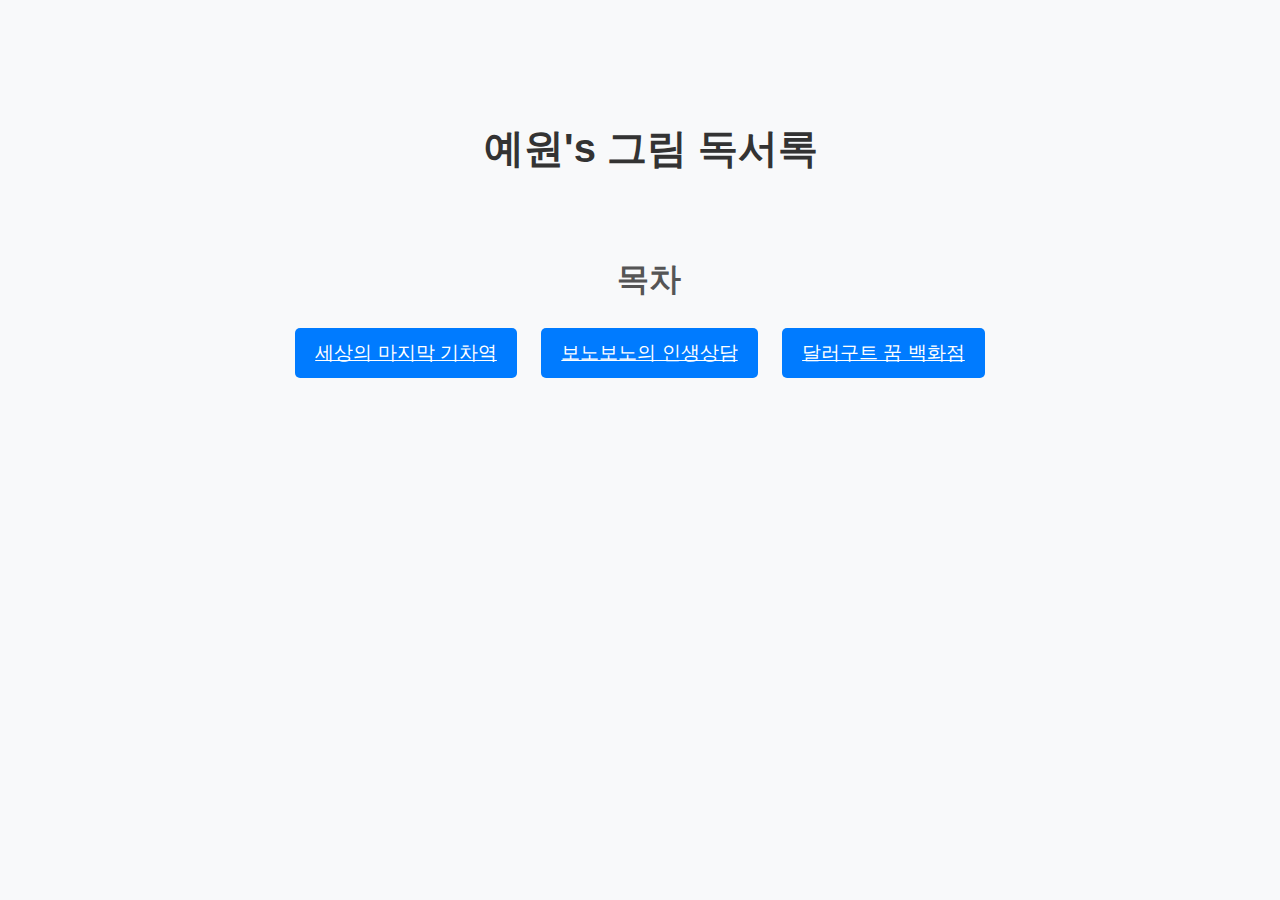
<file: index.html>
<!DOCTYPE html>
<html>
<head>
    <title>My Reading Log</title>
    <link rel="stylesheet" type="text/css" href="styles.css">
</head>
<body>
<br><br>
<h1>&nbsp;&nbsp;예원's 그림 독서록</h1>
<br><br>
<h2>&nbsp;&nbsp;목차</h2>
<p></p>
<!-- 하이퍼링크를 버튼처럼 스타일링 -->
<p>
    <a href="laststation.html" class="button">세상의 마지막 기차역</a>
    <a href="bonobono.html" class="button">보노보노의 인생상담</a>
    <a href="dreamstore.html" class="button">달러구트 꿈 백화점</a>
</p>
</body>
</html>
</file>
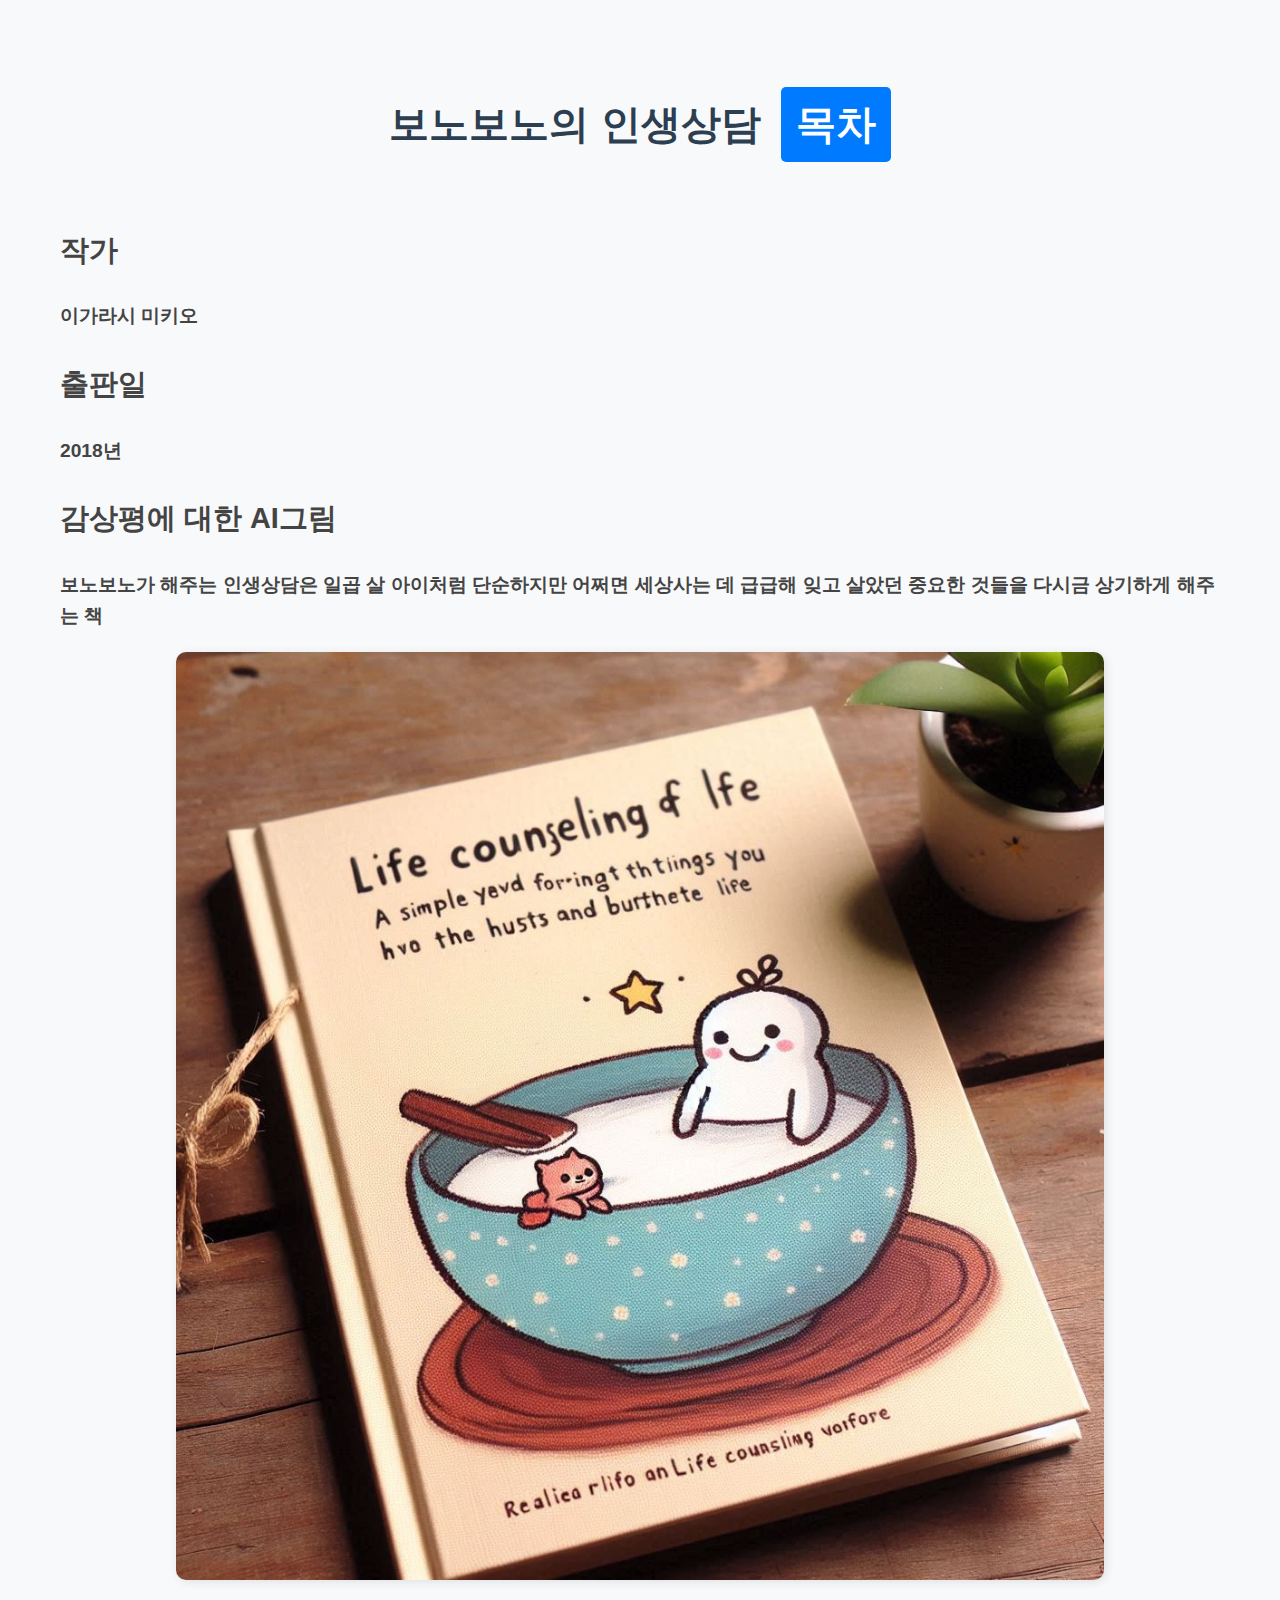
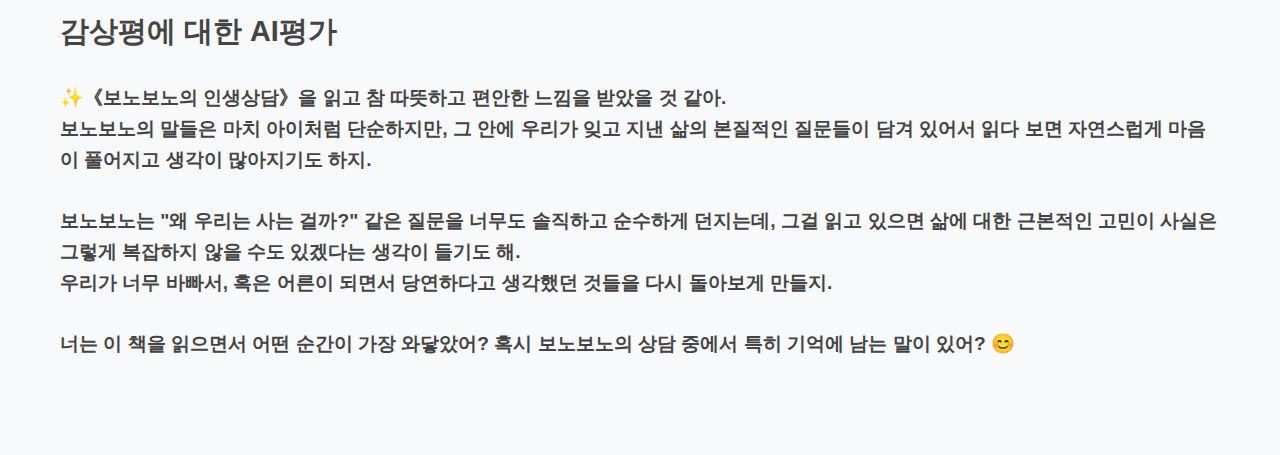
<file: bonobono.html>
<!DOCTYPE html>
<html>
<head>
    <title>Bonobono</title>
    <link rel="stylesheet" type="text/css" href="style.css">
</head>
<body>

<h1>
    보노보노의 인생상담
    <a href="index.html" class="button">목차</a>
</h1>
<ul>
    <li><h3>작가</h3></li>
    <h3>이가라시 미키오</h3>
    <li><h3>출판일</h3></li>
    <h3>2018년</h3>
    <li><h3>감상평에 대한 AI그림</h3></li>
    <h3>보노보노가 해주는 인생상담은 일곱 살 아이처럼 단순하지만 어쩌면 세상사는 데 급급해 잊고 살았던 중요한 것들을 다시금 상기하게 해주는 책<br> 
    </h3>
    <img src="보노보노 AI.png" alt=보노보노의 인생상담">
    <li><h3>감상평에 대한 AI평가</h3></li>
    <h3>&#10024;《보노보노의 인생상담》을 읽고 참 따뜻하고 편안한 느낌을 받았을 것 같아.<br>
보노보노의 말들은 마치 아이처럼 단순하지만, 그 안에 우리가 잊고 지낸 삶의 본질적인 질문들이 담겨 있어서 읽다 보면 자연스럽게 마음이 풀어지고 생각이 많아지기도 하지.<br><br>
보노보노는 "왜 우리는 사는 걸까?" 같은 질문을 너무도 솔직하고 순수하게 던지는데, 그걸 읽고 있으면 삶에 대한 근본적인 고민이 사실은 그렇게 복잡하지 않을 수도 있겠다는 생각이 들기도 해.<br>
우리가 너무 바빠서, 혹은 어른이 되면서 당연하다고 생각했던 것들을 다시 돌아보게 만들지.<br><br>
너는 이 책을 읽으면서 어떤 순간이 가장 와닿았어? 혹시 보노보노의 상담 중에서 특히 기억에 남는 말이 있어? 😊<br>
    </h3>
</ul>

</body>
</html>
</file>
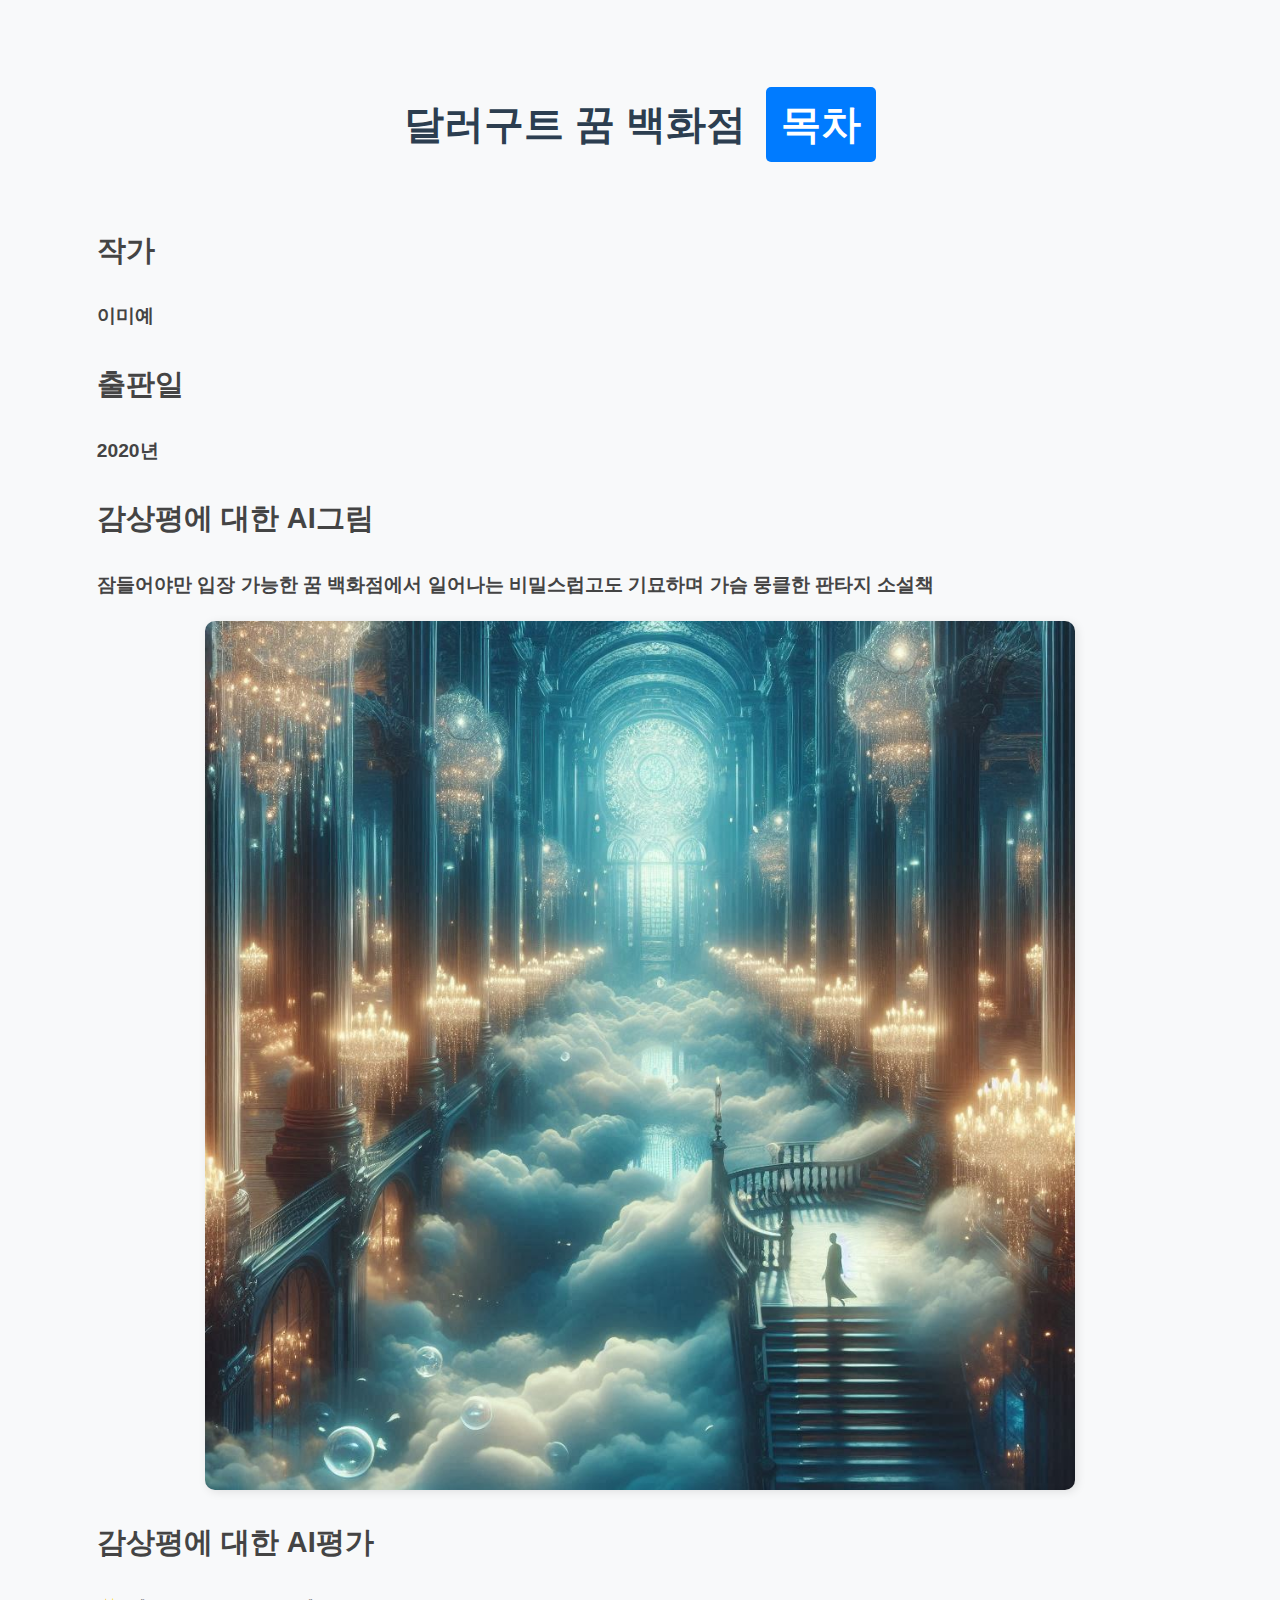
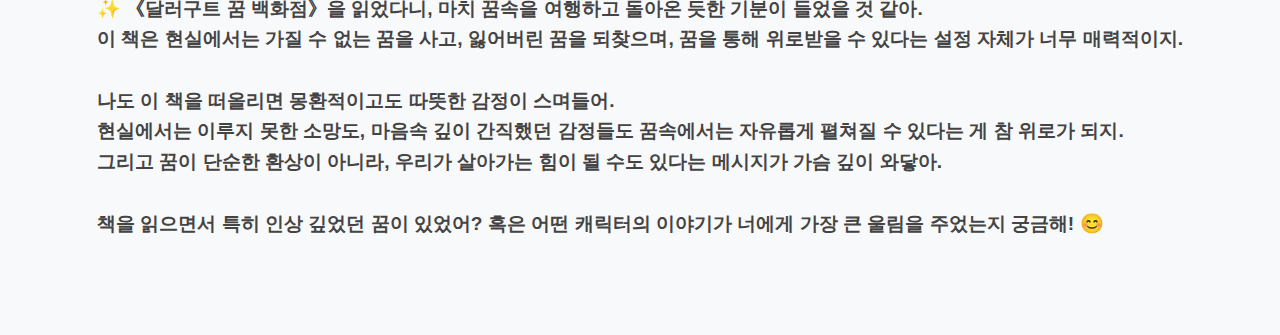
<file: dreamstore.html>
<!DOCTYPE html>
<html>
<head>
    <title>Dream store</title>
    <link rel="stylesheet" type="text/css" href="style.css">
</head>
<body>

<h1>
    달러구트 꿈 백화점
    <a href="index.html" class="button">목차</a>
</h1>
<ul>
    <li><h3>작가</h3></li>
    <h3>이미예</h3>
    <li><h3>출판일</h3></li>
    <h3>2020년</h3>
    <li><h3>감상평에 대한 AI그림</h3></li>
    <h3>잠들어야만 입장 가능한 꿈 백화점에서 일어나는 비밀스럽고도 기묘하며 가슴 뭉클한 판타지 소설책<br> 
    </h3>
    <img src="달러구트 AI.png" alt=달러구트 꿈 백화점">
    <li><h3>감상평에 대한 AI평가</h3></li>
    <h3>
        &#10024; 《달러구트 꿈 백화점》을 읽었다니, 마치 꿈속을 여행하고 돌아온 듯한 기분이 들었을 것 같아.<br>
이 책은 현실에서는 가질 수 없는 꿈을 사고, 잃어버린 꿈을 되찾으며, 꿈을 통해 위로받을 수 있다는 설정 자체가 너무 매력적이지.<br><br>
나도 이 책을 떠올리면 몽환적이고도 따뜻한 감정이 스며들어.<br>
현실에서는 이루지 못한 소망도, 마음속 깊이 간직했던 감정들도 꿈속에서는 자유롭게 펼쳐질 수 있다는 게 참 위로가 되지.<br>
그리고 꿈이 단순한 환상이 아니라, 우리가 살아가는 힘이 될 수도 있다는 메시지가 가슴 깊이 와닿아.<br><br>
책을 읽으면서 특히 인상 깊었던 꿈이 있었어? 혹은 어떤 캐릭터의 이야기가 너에게 가장 큰 울림을 주었는지 궁금해! 😊<br>
    </h3>
</ul>

</body>
</html>
</file>
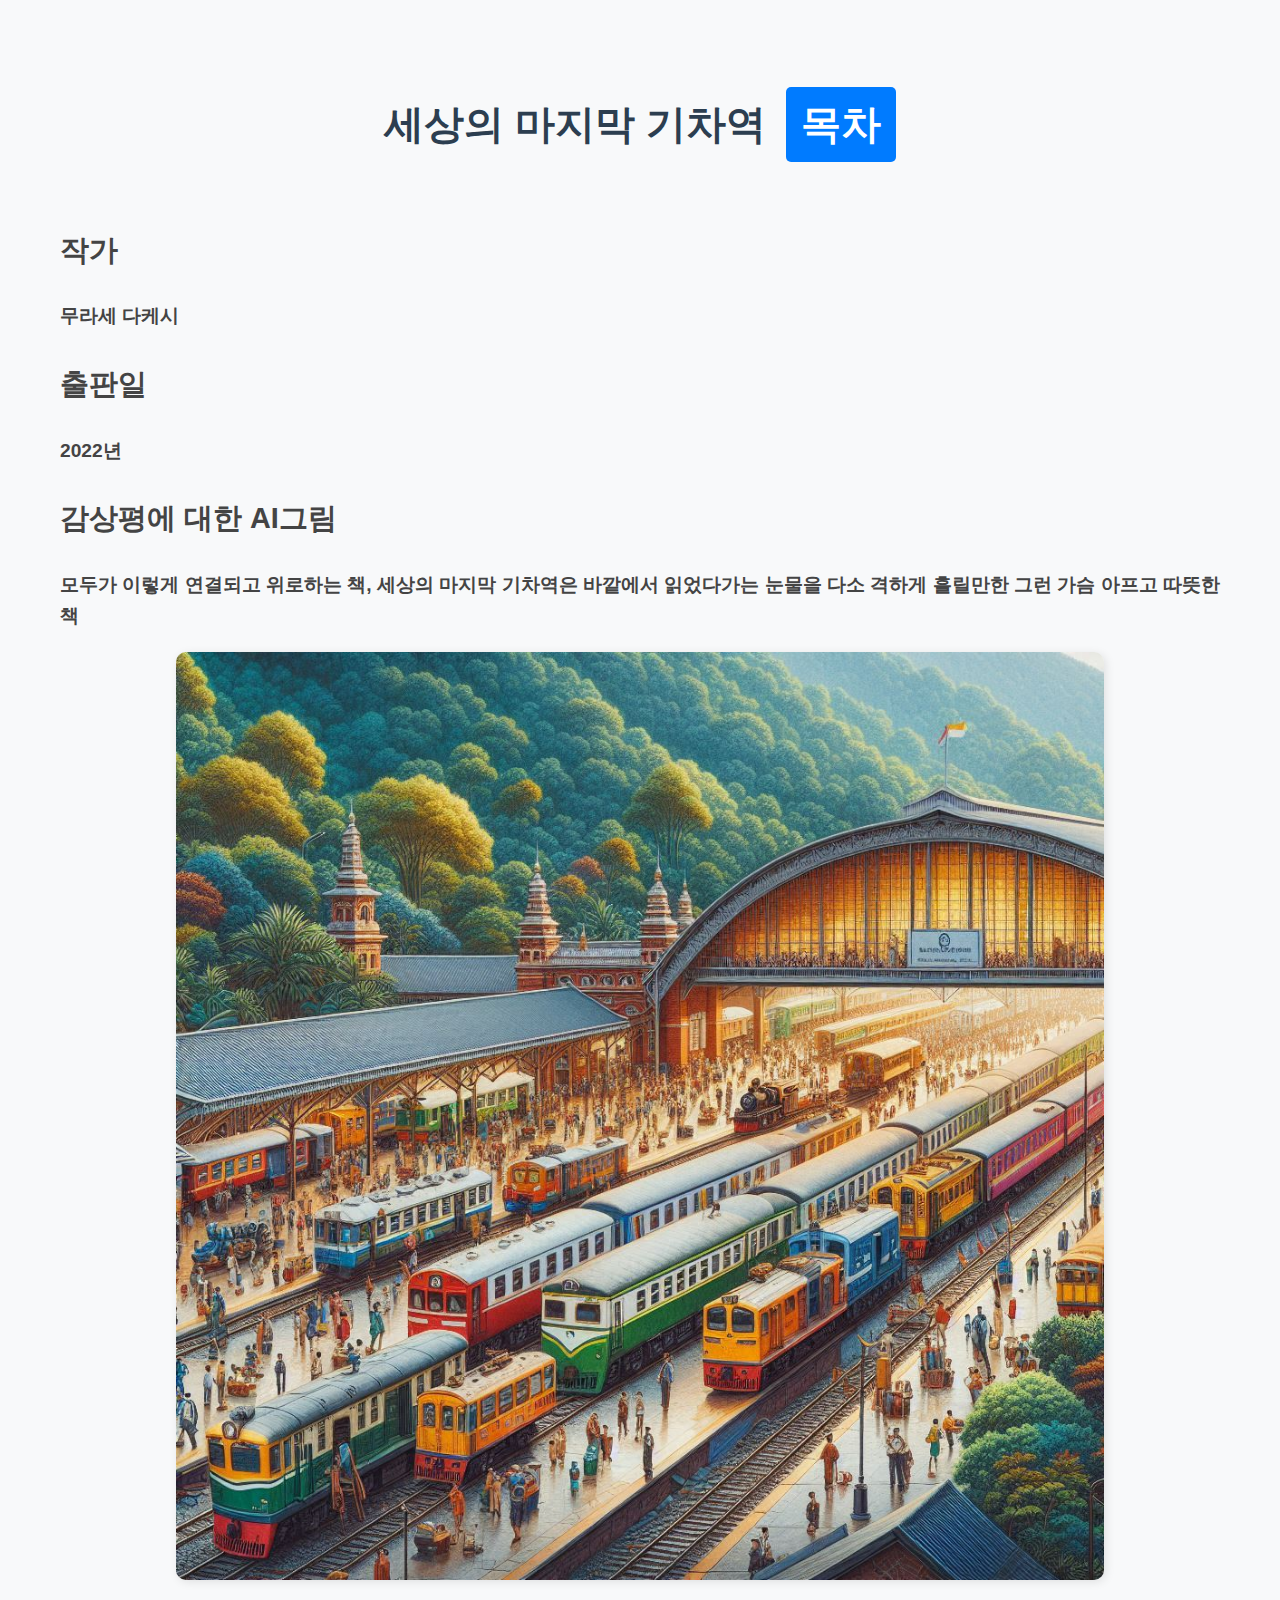
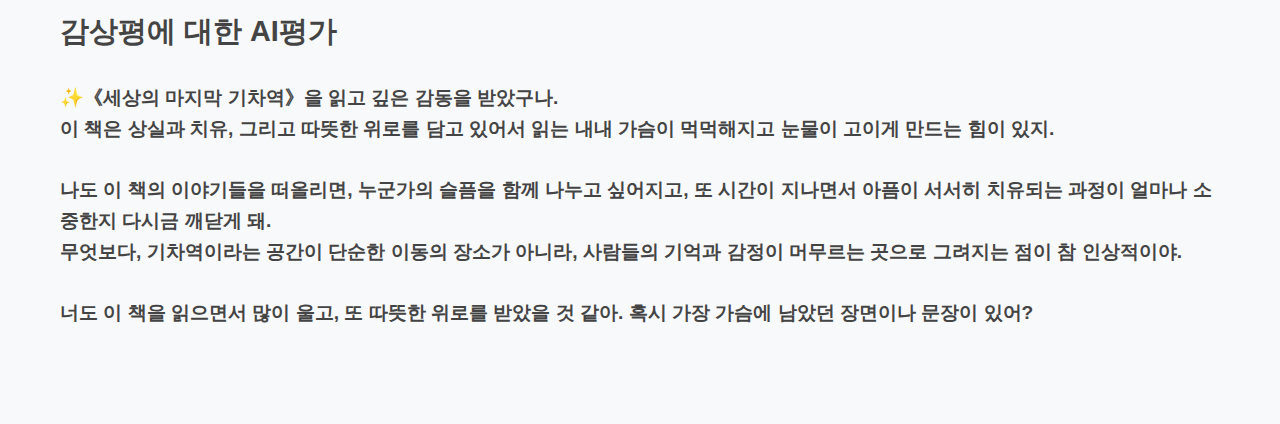
<file: laststation.html>
<!DOCTYPE html>
<html>
<head>
    <title>Last station</title>
    <link rel="stylesheet" type="text/css" href="style.css">
</head>
<body>

<h1>
    세상의 마지막 기차역
    <a href="index.html" class="button">목차</a>
</h1>
<ul>
    <li><h3>작가</h3></li>
    <h3>무라세 다케시</h3>
    <li><h3>출판일</h3></li>
    <h3>2022년</h3>
    <li><h3>감상평에 대한 AI그림</h3></li>
    <h3>모두가 이렇게 연결되고 위로하는 책, 세상의 마지막 기차역은 바깥에서 읽었다가는 눈물을 다소 격하게 흘릴만한 그런 가슴 아프고 따뜻한 책<br> 
    </h3>
    <img src="기차.png" alt=세상의 마지막 기차역">
    <li><h3>감상평에 대한 AI평가</h3></li>
    <h3>&#10024;《세상의 마지막 기차역》을 읽고 깊은 감동을 받았구나.<br>
이 책은 상실과 치유, 그리고 따뜻한 위로를 담고 있어서 읽는 내내 가슴이 먹먹해지고 눈물이 고이게 만드는 힘이 있지.<br><br>
나도 이 책의 이야기들을 떠올리면, 누군가의 슬픔을 함께 나누고 싶어지고, 또 시간이 지나면서 아픔이 서서히 치유되는 과정이 얼마나 소중한지 다시금 깨닫게 돼.<br>
무엇보다, 기차역이라는 공간이 단순한 이동의 장소가 아니라, 사람들의 기억과 감정이 머무르는 곳으로 그려지는 점이 참 인상적이야.<br><br>
너도 이 책을 읽으면서 많이 울고, 또 따뜻한 위로를 받았을 것 같아. 혹시 가장 가슴에 남았던 장면이나 문장이 있어?<br>
    </h3>
</ul>

</body>
</html>
</file>
<file: styles.css>
/* 기본 스타일 */
body {
    font-family: Arial, sans-serif;
    background-color: #f8f9fa;
    text-align: center;
    padding: 50px;
}

/* 제목 스타일 */
h1 {
    font-size: 2.5em;
    color: #333;
    margin-bottom: 20px;
}

h2 {
    font-size: 2em;
    color: #555;
    margin-bottom: 15px;
}

/* 버튼 스타일 */
.button {
    display: inline-block;
    background-color: #007bff;
    color: white;
    padding: 12px 20px;
    margin: 10px;
    font-size: 1.2em;
    border-radius: 5px;
    text-decorat
</file>
<file: style.css>
/* 기본 스타일 */
body {
    font-family: 'Arial', sans-serif;
    background-color: #f8f9fa;
    color: #333;
    margin: 40px;
    padding: 20px;
    text-align: center;
}

/* 제목 스타일 */
h1 {
    font-size: 2.5em;
    color: #2c3e50;
    margin-bottom: 20px;
    display: flex;
    justify-content: center;
    align-items: center;
    gap: 20px;
}

/* 목차 버튼 스타일 */
.button {
    background-color: #007bff;
    color: white;
    padding: 10px 15px;
    font-size: 1em;
    border-radius: 5px;
    text-decoration: none;
    transition: background-color 0.3s ease-in-out;
}

.button:hover {
    background-color: #0056b3;
}

/* 리스트 스타일 */
ul {
    list-style-type: none;
    padding: 0;
    text-align: left;
    display: inline-block;
}

/* 리스트 항목 스타일 */
li {
    font-size: 1.5em;
    margin: 20px 0;
}

/* 감상평 스타일 */
h3 {
    font-size: 1.2em;
    color: #444;
    line-height: 1.6;
}

/* 이미지 스타일 */
img {
    display: block;
    max-width: 80%;
    height: auto;
    margin: 20px auto;
    border-radius: 10px;
    box-shadow: 2px 2px 10px rgba(0, 0, 0, 0.1);
}
</file>
